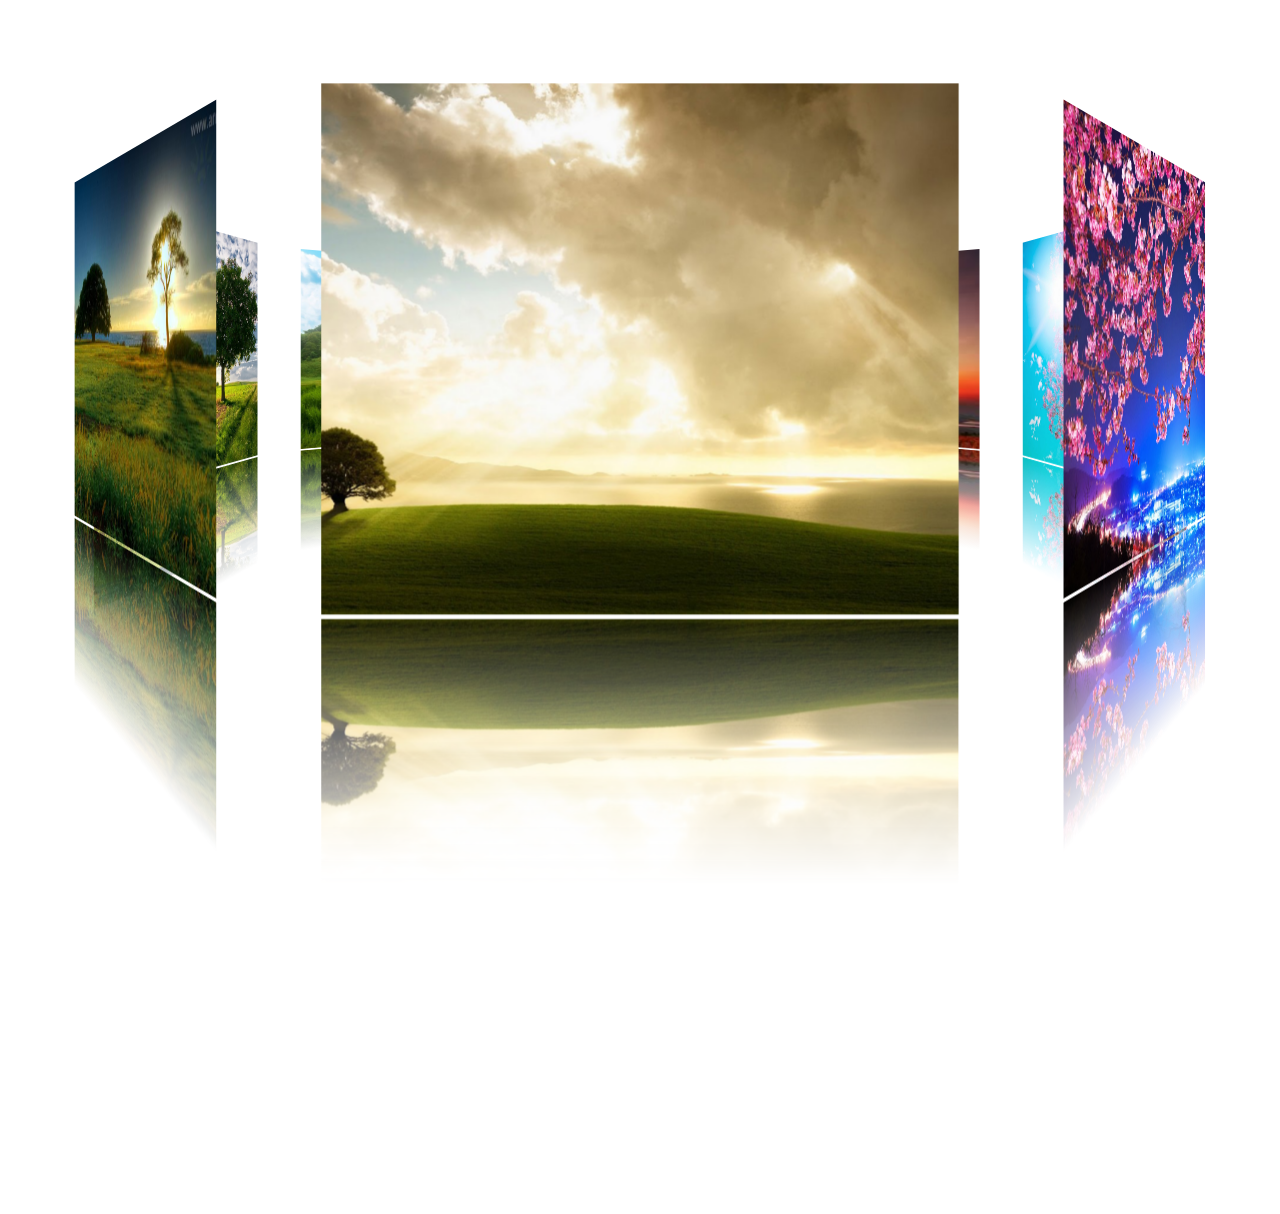
<file: index.html>
<!DOCTYPE html>
<html lang="en">
<head>
    <meta charset="UTF-8">
    <meta name="viewport" content="width=device-width, initial-scale=1.0">
    <link rel="stylesheet" href="style.css">
    <title>Document</title>
</head>
<body>
    <div class="slider">
        <div class="carusel">
            <div class="box" style="--i: 1;">
                <img src="1.jpg" alt="nkar">
            </div>
            <div class="box" style="--i: 2;">
                <img src="2.jpg" alt="nkar">
            </div>
            <div class="box" style="--i: 3;">
                <img src="3.jpg" alt="nkar">
            </div>
            <div class="box" style="--i: 4;">
                <img src="4.jpg" alt="nkar">
            </div>
            <div class="box" style="--i: 5;">
                <img src="5.jpg" alt="nkar">
            </div>
            <div class="box" style="--i: 6;">
                <img src="6.jpg" alt="nkar">
            </div>
            <div class="box" style="--i: 7;">
                <img src="7.jpg" alt="nkar">
            </div>
            <div class="box" style="--i: 8;">
                <img src="8.jpg" alt="nkar">
            </div>
        </div>
    </div>
</body>
</html>
</file>
<file: style.css>
*{
    margin: 0;
    padding: 0;
    box-sizing: border-box;
}
body{
    height: 110vh;
}
.slider{
    perspective: 850px;
}
.slider .carusel{
    width: 300px;
    height: 250px;
    margin: 14rem auto;
    position: relative;
    transform-style: preserve-3d;
    animation: carusel 15s infinite linear;
}
.slider .carusel:hover{
    animation-play-state: paused;
}
.slider .carusel .box{
    width: 100%;
    height: 100%;
    position: absolute;
    top: 0;
    left: 0;
    /* background: #ff2; */
    transform: rotateY(calc(var(--i) * 45deg)) translateZ(450px);
    -webkit-box-reflect:below 2px linear-gradient(transparent, transparent, #f00 );
    -moz-box-reflect:below 2px linear-gradient(transparent, transparent, #f00 );
    -ms-box-reflect:below 2px linear-gradient(transparent, transparent, #f00 );
    -o-box-reflect:below 2px linear-gradient(transparent, transparent, #f00 );
}

.slider .carusel .box img{
    width: 100%;
    height: 100%;
    object-fit: cover;
    object-position: center;
}
.slider .carusel .box img:hover{
    border-radius: 0 25px;
    cursor: pointer;
    translate:0 -20px ;
}

@keyframes carusel{
    from{ transform: rotateY(0deg);}
    to{
        transform: rotateY(360deg);
    }
}
::-webkit-scrollbar{
    width: 20px;
    background-color: #f00;
}
::-webkit-scrollbar-track{
    background-color: #ff0;
    border-radius: 25px;
}
::-webkit-scrollbar-button{
    background-color: #fff;
    border-radius: 50%;
}
::-webkit-scrollbar-thumb{
    width: 20px;
    background-color: #00f;
    border-radius: 25px;
}
</file>
<file: style2.css>
*{
    margin: 0;
    padding: 0;
    box-sizing: border-box;
}
body{
    height: 110vh;
}
.slider{
    perspective: 850px;
}
.slider .carusel{
    width: 300px;
    height: 250px;
    margin: 14rem auto;
    position: relative;
    transform-style: preserve-3d;
    animation: carusel 15s infinite linear;
}
.slider .carusel:hover{
    animation-play-state: paused;
}
.slider .carusel .box{
    width: 100%;
    height: 100%;
    position: absolute;
    top: 0;
    left: 0;
    /* background: #ff2; */
    transform: rotateY(calc(var(--i) * 45deg)) translateZ(450px);
    -webkit-box-reflect:below 2px linear-gradient(transparent, transparent, #f00 );
    -moz-box-reflect:below 2px linear-gradient(transparent, transparent, #f00 );
    -ms-box-reflect:below 2px linear-gradient(transparent, transparent, #f00 );
    -o-box-reflect:below 2px linear-gradient(transparent, transparent, #f00 );
}

.slider .carusel .box img{
    width: 100%;
    height: 100%;
    object-fit: cover;
    object-position: center;
}
.slider .carusel .box img:hover{
    border-radius: 0 25px;
    cursor: pointer;
    translate:0 -20px ;
}

@keyframes carusel{
    from{ transform: rotateY(0deg);}
    to{
        transform: rotateY(360deg);
    }
}
::-webkit-scrollbar{
    width: 20px;
    background-color: #f00;
}
::-webkit-scrollbar-track{
    background-color: #ff0;
    border-radius: 25px;
}
::-webkit-scrollbar-button{
    background-color: #fff;
    border-radius: 50%;
}
::-webkit-scrollbar-thumb{
    width: 20px;
    background-color: #00f;
    border-radius: 25px;
}
</file>
